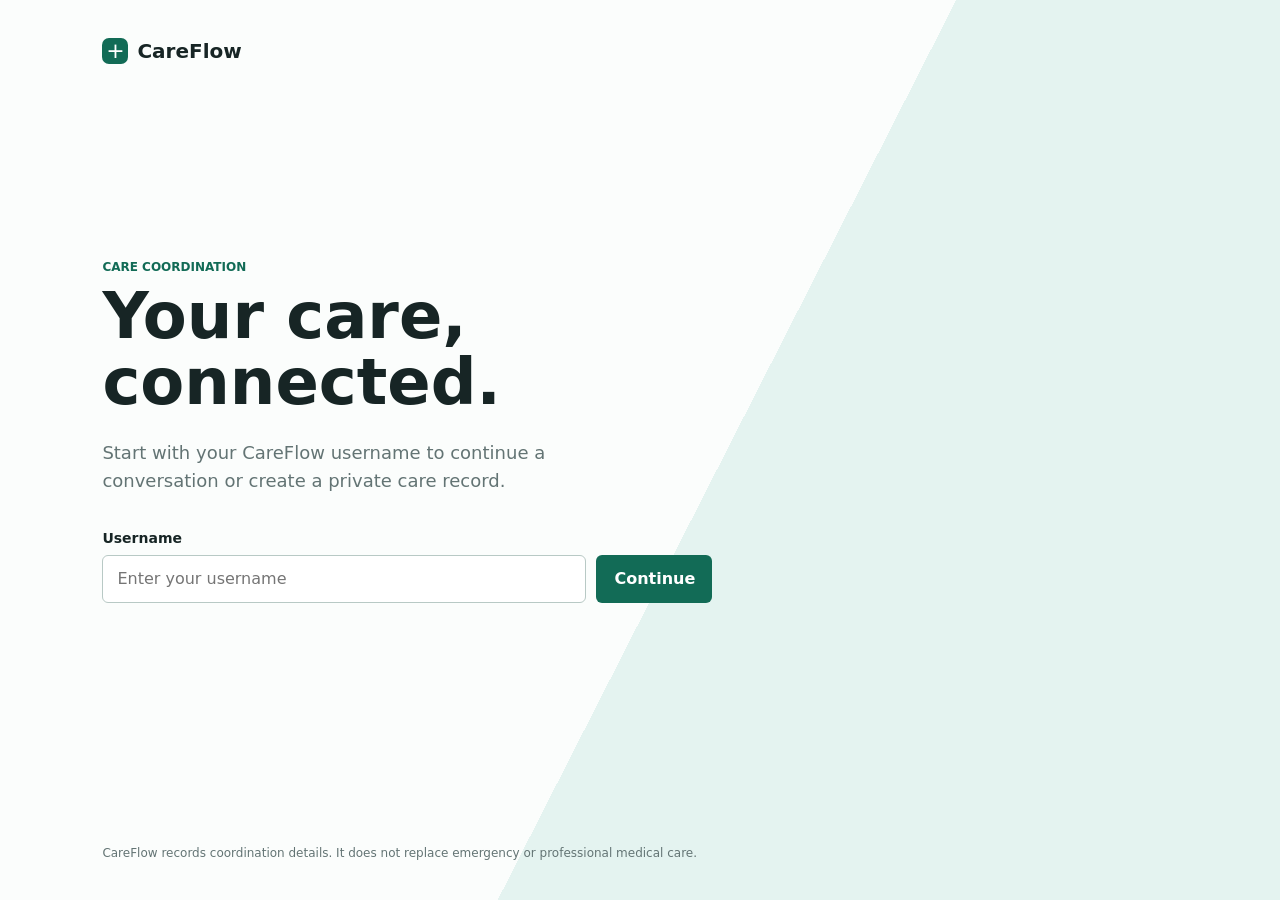
<file: index.html>
<!doctype html>
<html lang="en">

<head>
  <meta charset="utf-8">
  <meta name="viewport" content="width=device-width, initial-scale=1">
  <title>CareFlow</title>
  <link rel="stylesheet" href="styles.css?v=13">
</head>

<body>
  <main id="app">
    <section id="lookup-view" class="lookup-shell" aria-labelledby="careflow-title">
      <div class="wordmark"><span class="mark">+</span> CareFlow</div>
      <div class="lookup-content">
        <p class="eyebrow">Care coordination</p>
        <h1 id="careflow-title">Your care, connected.</h1>
        <p class="intro">Start with your CareFlow username to continue a conversation or create a private care record.
        </p>
        <form id="lookup-form" class="lookup-form">
          <label for="username">Username</label>
          <div class="input-row"><input id="username" autocomplete="username" placeholder="Enter your username"
              required><button type="submit">Continue</button></div>
          <p id="lookup-status" class="status" role="status"></p>
        </form>
        <form id="create-form" class="new-profile hidden">
          <div class="section-heading">
            <h2>Create your care record</h2><span>New profile</span>
          </div>
          <input id="new-name" placeholder="Full name" required>
          <div class="form-grid"><label>Date of birth<input id="new-dob" type="date"></label><label>Height<input
                id="new-height" placeholder="e.g. 170 cm"></label><label>Weight<input id="new-weight"
                placeholder="e.g. 65 kg"></label></div>
          <div class="form-grid guardian-grid"><label>Guardian name<input id="new-guardian-name"
                placeholder="e.g. parent or carer"></label><label>Guardian email<input id="new-guardian-email"
                type="email" placeholder="Alerted in an emergency"></label></div>
          <button type="submit">Create profile</button>
        </form>
      </div>
      <p class="privacy-note">CareFlow records coordination details. It does not replace emergency or professional
        medical care.</p>
    </section>

    <section id="chat-view" class="chat-shell hidden" aria-label="CareFlow chat">
      <header class="topbar"><button id="switch-profile" class="icon-button" aria-label="Switch profile"
          title="Switch profile">&#8592;</button>
        <div class="wordmark"><span class="mark">+</span> CareFlow</div><span class="secure"><i></i> Private
          record</span>
      </header>
      <aside class="patient-panel">
        <div>
          <p class="eyebrow">Care record</p>
          <h2 id="patient-name"></h2>
          <p id="patient-meta" class="muted"></p>
        </div>
        <section class="guardian-card" aria-label="Guardian contact">
          <div class="chat-history-heading">
            <h3>Guardian</h3><button id="edit-guardian" type="button">Edit</button>
          </div>
          <p id="guardian-summary" class="muted"></p>
          <form id="guardian-form" class="guardian-form hidden">
            <input id="guardian-name" placeholder="Guardian name">
            <input id="guardian-email" type="email" placeholder="Guardian email">
            <button type="submit">Save guardian</button>
            <p id="guardian-status" class="status" role="status"></p>
          </form>
        </section>
        <section class="chat-history" aria-label="Conversations">
          <div class="chat-history-heading">
            <h3>Chats</h3><button id="new-conversation" type="button">+ New chat</button>
          </div>
          <nav id="conversation-list" class="conversation-list" aria-label="Chat history"></nav>
        </section>
        <nav class="record-nav" aria-label="Care record sections"><button class="record-tab active"
            data-category="symptoms">Symptoms <span id="symptoms-count">0</span></button><button class="record-tab"
            data-category="reports">Reports <span id="reports-count">0</span></button><button class="record-tab"
            data-category="treatment">Treatment <span id="treatment-count">0</span></button><button class="record-tab"
            data-category="timeline">Timeline <span id="timeline-count">0</span></button></nav>
        <div id="form-details" class="form-details"></div>
      </aside>
      <section class="conversation">
        <div id="messages" class="messages" aria-live="polite"></div>
        <form id="chat-form" class="composer"><label class="sr-only" for="chat-input">Message CareFlow</label><textarea
            id="chat-input" rows="1" placeholder="Tell me what is going on..."></textarea><button type="submit"
            aria-label="Send message" title="Send message">&#8593;</button></form>
        <p class="chat-note">CareFlow records your information for coordination and does not provide a diagnosis.</p>
      </section>
    </section>
  </main>
  <script src="app.js?v=13"></script>
</body>

</html>
</file>
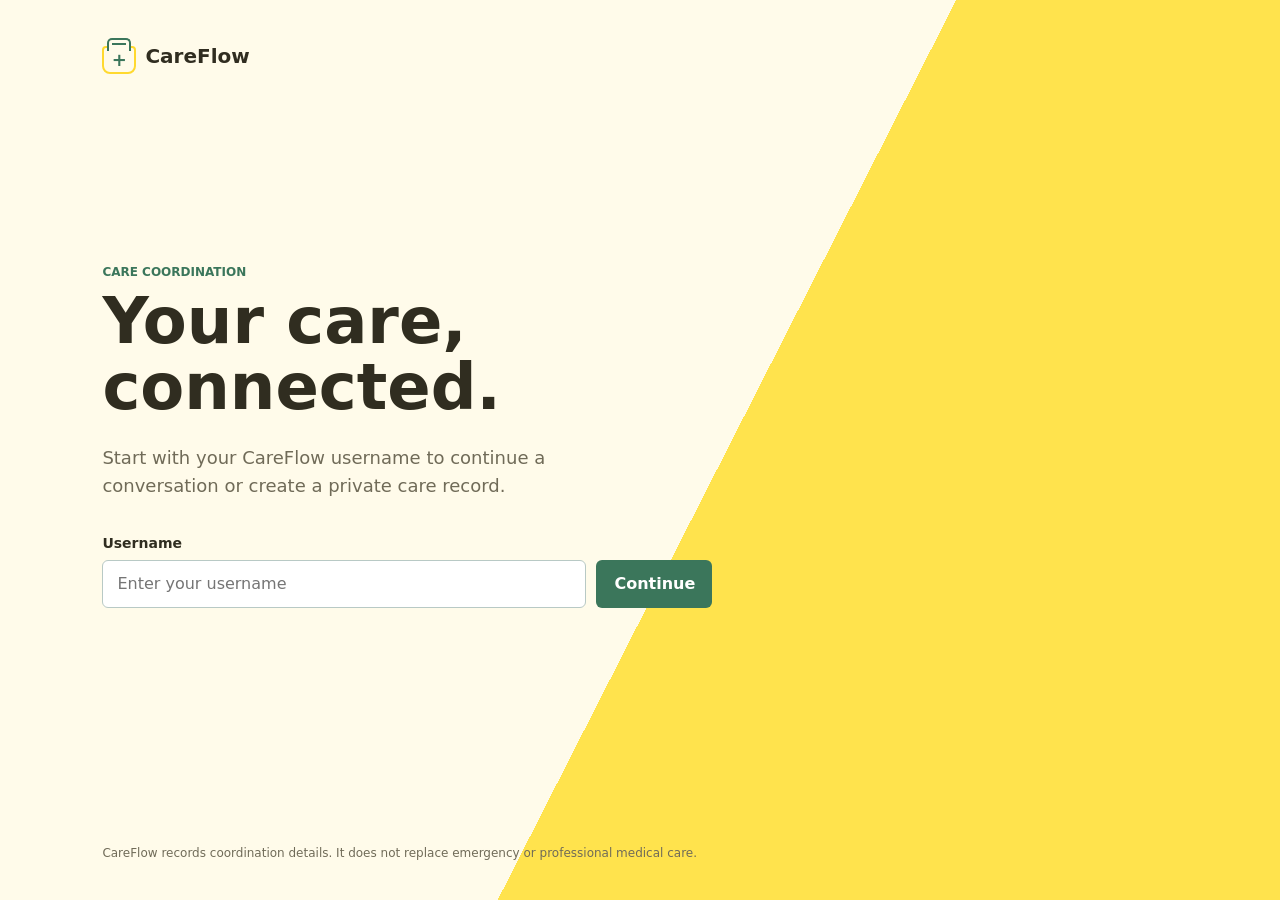
<file: carefree.html>
<!doctype html>
<html lang="en">
<head>
  <meta charset="utf-8">
  <meta name="viewport" content="width=device-width, initial-scale=1">
  <title>CareFlow</title>
  <link rel="stylesheet" href="styles.css?v=5">
  <link rel="stylesheet" href="carefree.css?v=5">
</head>
<body>
  <main id="app">
    <section id="lookup-view" class="lookup-shell" aria-labelledby="careflow-title">
      <div class="wordmark"><span class="mark" aria-hidden="true"><span>+</span></span> CareFlow</div>
      <div class="lookup-content">
        <p class="eyebrow">Care coordination</p>
        <h1 id="careflow-title">Your care, connected.</h1>
        <p class="intro">Start with your CareFlow username to continue a conversation or create a private care record.</p>
        <form id="lookup-form" class="lookup-form">
          <label for="username">Username</label>
          <div class="input-row"><input id="username" autocomplete="username" placeholder="Enter your username" required><button type="submit">Continue</button></div>
          <p id="lookup-status" class="status" role="status"></p>
        </form>
        <form id="create-form" class="new-profile hidden">
          <div class="section-heading"><h2>Create your care record</h2><span>New profile</span></div>
          <input id="new-name" placeholder="Full name" required>
          <div class="form-grid"><label>Date of birth<input id="new-dob" type="date"></label><label>Height<input id="new-height" placeholder="e.g. 170 cm"></label><label>Weight<input id="new-weight" placeholder="e.g. 65 kg"></label></div>
          <button type="submit">Create profile</button>
        </form>
      </div>
      <p class="privacy-note">CareFlow records coordination details. It does not replace emergency or professional medical care.</p>
    </section>
    <section id="chat-view" class="chat-shell hidden" aria-label="CareFlow chat">
      <header class="topbar"><button id="switch-profile" class="icon-button" aria-label="Switch profile" title="Switch profile">&#8592;</button><div class="wordmark"><span class="mark" aria-hidden="true"><span>+</span></span> CareFlow</div><span class="secure"><i></i> Private record</span></header>
      <aside class="patient-panel"><div><p class="eyebrow">Care record</p><h2 id="patient-name"></h2><p id="patient-meta" class="muted"></p></div><section class="chat-history" aria-label="Conversations"><div class="chat-history-heading"><h3>Chats</h3><button id="new-conversation" type="button">+ New chat</button></div><nav id="conversation-list" class="conversation-list" aria-label="Chat history"></nav></section><nav class="record-nav" aria-label="Care record sections"><button class="record-tab active" data-category="symptoms">Symptoms <span id="symptoms-count">0</span></button><button class="record-tab" data-category="reports">Reports <span id="reports-count">0</span></button><button class="record-tab" data-category="treatment">Treatment <span id="treatment-count">0</span></button></nav><div id="form-details" class="form-details"></div></aside>
      <section class="conversation"><div id="messages" class="messages" aria-live="polite"></div><form id="chat-form" class="composer"><label class="sr-only" for="chat-input">Message CareFlow</label><textarea id="chat-input" rows="1" placeholder="Tell me what is going on..."></textarea><button type="submit" aria-label="Send message" title="Send message">&#8593;</button></form><p class="chat-note">CareFlow records your information for coordination and does not provide a diagnosis.</p></section>
    </section>
  </main>
  <script src="app.js?v=5"></script>
</body>
</html>
</file>
<file: styles.css>
:root { --ink:#172525; --muted:#637474; --line:#dce6e3; --paper:#fbfdfc; --mint:#dff3eb; --green:#126b56; --blue:#e6f1f4; --alert:#b0392e; }
* { box-sizing:border-box; }
body { margin:0; min-width:320px; color:var(--ink); background:var(--paper); font-family:Inter, ui-sans-serif, system-ui, -apple-system, BlinkMacSystemFont, "Segoe UI", sans-serif; }
button, input, textarea { font:inherit; }
button { border:0; cursor:pointer; }
.hidden { display:none !important; }
.wordmark { display:flex; align-items:center; gap:9px; font-weight:760; font-size:20px; letter-spacing:0; }
.mark { display:inline-grid; place-items:center; height:26px; width:26px; background:var(--green); color:white; border-radius:7px; font-size:22px; font-weight:450; line-height:1; }
.eyebrow { margin:0 0 10px; color:var(--green); font-size:12px; font-weight:750; letter-spacing:0; text-transform:uppercase; }
.lookup-shell { min-height:100vh; display:flex; flex-direction:column; padding:38px clamp(24px, 8vw, 122px) 26px; background:linear-gradient(117deg, #fbfdfc 0%, #fbfdfc 55%, #e4f3f0 55%, #e4f3f0 100%); }
.lookup-content { width:min(100%, 610px); margin:auto 0; padding:72px 0; }
h1 { max-width:590px; margin:0; font-size:clamp(40px, 5vw, 68px); line-height:1.03; letter-spacing:0; }
.intro { max-width:520px; margin:23px 0 35px; color:var(--muted); font-size:18px; line-height:1.55; }
.lookup-form label { display:block; margin-bottom:9px; font-size:14px; font-weight:700; }
.input-row { display:flex; gap:10px; }
input, textarea { width:100%; border:1px solid #b8c9c5; border-radius:6px; background:#fff; color:var(--ink); outline:none; }
input { height:48px; padding:0 14px; }
input:focus, textarea:focus { border-color:var(--green); box-shadow:0 0 0 3px #cce9df; }
.input-row button, .new-profile button { min-width:116px; border-radius:6px; padding:0 18px; color:white; background:var(--green); font-weight:700; }
.status { min-height:24px; margin:10px 0 0; color:var(--alert); font-size:14px; }
.new-profile { width:100%; margin-top:18px; padding-top:26px; border-top:1px solid var(--line); }
.section-heading { display:flex; justify-content:space-between; align-items:center; margin-bottom:17px; }
.section-heading h2 { margin:0; font-size:20px; }.section-heading span { border-radius:999px; padding:5px 9px; background:var(--blue); color:#285464; font-size:12px; font-weight:700; }
.new-profile > input { margin-bottom:12px; }.form-grid { display:grid; grid-template-columns:1.1fr 1fr 1fr; gap:12px; margin-bottom:16px; }.form-grid label { color:var(--muted); font-size:12px; font-weight:700; }.form-grid input { margin-top:6px; }.new-profile button { height:46px; }.privacy-note { color:var(--muted); font-size:12px; line-height:1.45; }
.chat-shell { min-height:100vh; display:grid; grid-template-columns:286px minmax(0, 1fr); grid-template-rows:66px 1fr; background:#fff; }.topbar { grid-column:1 / -1; display:flex; align-items:center; gap:16px; padding:0 26px; border-bottom:1px solid var(--line); }.icon-button { display:grid; place-items:center; height:34px; width:34px; border-radius:6px; background:transparent; color:var(--ink); font-size:24px; }.icon-button:hover { background:#edf4f1; }.secure { margin-left:auto; color:var(--muted); font-size:13px; }.secure i { display:inline-block; width:8px; height:8px; margin-right:7px; border-radius:50%; background:#35a375; }.patient-panel { display:flex; flex-direction:column; gap:30px; padding:34px 22px; border-right:1px solid var(--line); background:#f6faf8; }.patient-panel h2 { margin:0 0 5px; font-size:23px; letter-spacing:0; }.muted { margin:0; color:var(--muted); font-size:13px; line-height:1.5; }.record-nav { display:grid; gap:4px; }.record-tab { display:flex; align-items:center; justify-content:space-between; height:40px; padding:0 11px; border-radius:5px; color:#435554; background:transparent; text-align:left; font-size:14px; }.record-tab:hover, .record-tab.active { background:var(--mint); color:#135b49; font-weight:720; }.record-tab span { display:grid; place-items:center; min-width:20px; height:20px; border-radius:10px; background:#fff; font-size:11px; }.form-details { margin-top:auto; padding-top:18px; border-top:1px solid var(--line); }.field { margin:0 0 13px; }.field-label { display:block; margin-bottom:3px; color:var(--muted); font-size:11px; font-weight:700; text-transform:uppercase; }.field-value { margin:0; font-size:13px; line-height:1.42; }.empty { color:var(--muted); font-size:13px; line-height:1.5; }.conversation { display:flex; flex-direction:column; min-width:0; max-width:920px; width:100%; margin:auto; padding:34px clamp(20px, 5vw, 72px) 18px; }.messages { flex:1; display:flex; flex-direction:column; gap:18px; padding-bottom:25px; }.message { display:flex; max-width:min(690px, 92%); gap:10px; }.message.assistant { align-self:flex-start; }.message.user { align-self:flex-end; flex-direction:row-reverse; }.avatar { display:grid; flex:0 0 28px; place-items:center; width:28px; height:28px; border-radius:50%; background:var(--mint); color:var(--green); font-size:13px; font-weight:800; }.user .avatar { background:#e9edf0; color:#536263; }.bubble { border-radius:7px; padding:11px 13px; background:#f0f6f4; font-size:14px; line-height:1.5; }.user .bubble { background:var(--green); color:white; }.category { display:block; margin-bottom:5px; color:var(--green); font-size:10px; font-weight:800; letter-spacing:0; text-transform:uppercase; }.user .category { display:none; }.composer { display:flex; align-items:flex-end; gap:10px; border:1px solid #b8c9c5; border-radius:7px; padding:8px; background:#fff; }.composer:focus-within { border-color:var(--green); box-shadow:0 0 0 3px #cce9df; }.composer textarea { min-height:33px; max-height:130px; padding:7px 6px; border:0; box-shadow:none; resize:none; line-height:1.4; }.composer button { display:grid; place-items:center; flex:0 0 35px; height:35px; border-radius:5px; background:var(--green); color:#fff; font-size:22px; }.chat-note { margin:10px 1px 0; color:var(--muted); font-size:11px; text-align:center; }.sr-only { position:absolute; width:1px; height:1px; overflow:hidden; clip:rect(0,0,0,0); white-space:nowrap; }
.chat-history { display:flex; flex-direction:column; gap:8px; min-height:0; }.chat-history-heading { display:flex; align-items:center; justify-content:space-between; gap:8px; }.chat-history-heading h3 { margin:0; font-size:14px; }.chat-history-heading button { min-height:32px; padding:0 9px; border:1px solid var(--line); border-radius:5px; background:#fff; color:var(--green); font-size:12px; font-weight:700; white-space:nowrap; }.chat-history-heading button:hover { background:var(--mint); }.conversation-list { display:grid; gap:3px; max-height:185px; overflow:auto; }.conversation-item { min-width:0; height:36px; padding:0 9px; overflow:hidden; border-radius:5px; background:transparent; color:var(--muted); text-align:left; text-overflow:ellipsis; white-space:nowrap; font-size:13px; }.conversation-item:hover, .conversation-item.active { background:var(--mint); color:var(--green); font-weight:700; }
@media (max-width:760px) { .lookup-shell { padding:26px 22px 20px; background:linear-gradient(155deg, #fbfdfc 0%, #fbfdfc 67%, #e4f3f0 67%, #e4f3f0 100%); }.lookup-content { padding:55px 0 35px; }.input-row { display:grid; grid-template-columns:1fr; }.input-row button { height:48px; }.form-grid { grid-template-columns:1fr; }.chat-shell { display:block; }.topbar { height:59px; padding:0 15px; }.secure { font-size:11px; }.patient-panel { display:block; padding:15px; border-right:0; border-bottom:1px solid var(--line); }.patient-panel > div:first-child { display:none; }.chat-history { margin-bottom:14px; }.conversation-list { display:flex; max-height:none; overflow-x:auto; }.conversation-item { flex:0 0 155px; }.record-nav { display:flex; gap:2px; }.record-tab { flex:1; font-size:12px; }.form-details { display:none; }.conversation { min-height:calc(100vh - 215px); padding:22px 15px 13px; }.messages { min-height:280px; }.message { max-width:96%; } }

.form-details { max-height:38vh; overflow-y:auto; }
.treatment-entry + .treatment-entry { margin-top:14px; padding-top:12px; border-top:1px solid var(--line); }
.treatment-name { margin:0 0 9px; color:var(--ink); font-size:14px; font-weight:700; overflow-wrap:anywhere; }

/* Typing indicator animation */
@keyframes dot-bounce { 0%,80%,100% { transform:translateY(0); opacity:.4; } 40% { transform:translateY(-6px); opacity:1; } }
.typing-indicator .bubble { display:flex; align-items:center; gap:5px; padding:12px 16px; min-width:52px; }
.typing-indicator .dot { display:inline-block; width:7px; height:7px; border-radius:50%; background:var(--green); animation:dot-bounce 1.2s infinite ease-in-out both; }
.typing-indicator .dot:nth-child(1) { animation-delay:-0.32s; }
.typing-indicator .dot:nth-child(2) { animation-delay:-0.16s; }
.typing-indicator .dot:nth-child(3) { animation-delay:0s; }

/* Rich Markdown, Category Badge & Structured Table Styling for Reports */
.category-badge {
  display: inline-block;
  margin-bottom: 12px;
  padding: 3px 9px;
  background: #e3f2ec;
  color: #126b56;
  font-size: 11px;
  font-weight: 750;
  border-radius: 4px;
  text-transform: uppercase;
  letter-spacing: 0.5px;
}
.user .category-badge { display: none; }

.bubble p { margin: 0 0 12px 0; line-height: 1.55; }
.bubble p:last-child { margin-bottom: 0; }
.bubble h3 { margin: 18px 0 8px 0; font-size: 15.5px; font-weight: 750; color: #126b56; }
.bubble h3:first-child, .bubble h4:first-child { margin-top: 2px; }
.bubble h4 { margin: 16px 0 8px 0; font-size: 14px; font-weight: 700; color: #172525; }
.bubble ul, .bubble ol { margin: 8px 0 14px 22px; padding: 0; }
.bubble li { margin-bottom: 6px; line-height: 1.5; }
.bubble-table-wrapper { width: 100%; overflow-x: auto; margin: 14px 0 16px 0; border-radius: 8px; border: 1px solid #c9dcd6; box-shadow: 0 1px 4px rgba(0,0,0,0.04); }
.bubble table { width: 100%; border-collapse: collapse; font-size: 13px; text-align: left; background: #ffffff; }
.bubble th { background: #e6f3ee; color: #115d4b; font-weight: 750; padding: 10px 13px; border-bottom: 2px solid #b8d9ce; white-space: nowrap; }
.bubble td { padding: 10px 13px; border-bottom: 1px solid #edf4f1; color: #172525; vertical-align: top; line-height: 1.45; }
.bubble tr:last-child td { border-bottom: none; }
.bubble tr:nth-child(even) td { background: #f8fbf9; }
.bubble strong { font-weight: 700; color: #112d26; }
.guardian-grid { grid-template-columns:1fr 1fr; }.guardian-form { display:grid; gap:8px; margin-top:10px; }.guardian-form input { height:36px; font-size:13px; }.guardian-form button { height:36px; border-radius:6px; color:white; background:var(--green); font-weight:700; }.guardian-form .status { min-height:0; margin:0; font-size:12px; }
@media (max-width:760px) { .guardian-grid { grid-template-columns:1fr; }.guardian-card { margin-bottom:14px; } }
</file>
<file: carefree.css>
/* Yellow CareFlow skin with a CSS nurse-cap logo. */
:root {
  --ink: #302d20;
  --muted: #706b58;
  --line: #e5c84b;
  --paper: #fffbea;
  --mint: #ffe34d;
  --green: #3b765b;
  --blue: #ffd92f;
  --alert: #a83f31;
}

.mark {
  position: relative;
  display: inline-grid;
  place-items: center;
  width: 34px;
  height: 28px;
  margin-top: 8px;
  background: #fffbea;
  border: 2px solid var(--blue);
  border-radius: 4px 4px 8px 8px;
  color: var(--green);
  font-size: 18px;
  font-weight: 650;
  line-height: 1;
}

.mark::before {
  content: "";
  position: absolute;
  left: 3px;
  right: 3px;
  top: -10px;
  height: 11px;
  background: #fffbea;
  border: 2px solid var(--green);
  border-bottom: 0;
  border-radius: 5px 5px 0 0;
}

.mark::after {
  content: "";
  position: absolute;
  left: 8px;
  right: 8px;
  top: -5px;
  height: 2px;
  background: var(--green);
}

.mark span {
  position: relative;
  z-index: 1;
}

.lookup-shell {
  background: linear-gradient(
    117deg,
    #fffbea 0%,
    #fffbea 55%,
    #ffe34d 55%,
    #ffe34d 100%
  );
}

.chat-shell {
  background: #fffbea;
}

.patient-panel {
  background: #fff4a8;
}

.bubble {
  background: #fff4a8;
}

.record-tab {
  color: #5c5949;
}

.record-tab:hover,
.record-tab.active {
  color: #315e49;
}

.record-tab span {
  background: #fffbea;
}

.composer {
  border-color: #d8bd38;
}

.composer:focus-within {
  box-shadow: 0 0 0 3px #ffe34d;
}

.icon-button:hover {
  background: #ffe34d;
}

.user .avatar {
  background: #f5df72;
  color: #5c5949;
}

@media (max-width: 760px) {
  .lookup-shell {
    background: linear-gradient(
      155deg,
      #fffbea 0%,
      #fffbea 67%,
      #ffe34d 67%,
      #ffe34d 100%
    );
  }
}
</file>
